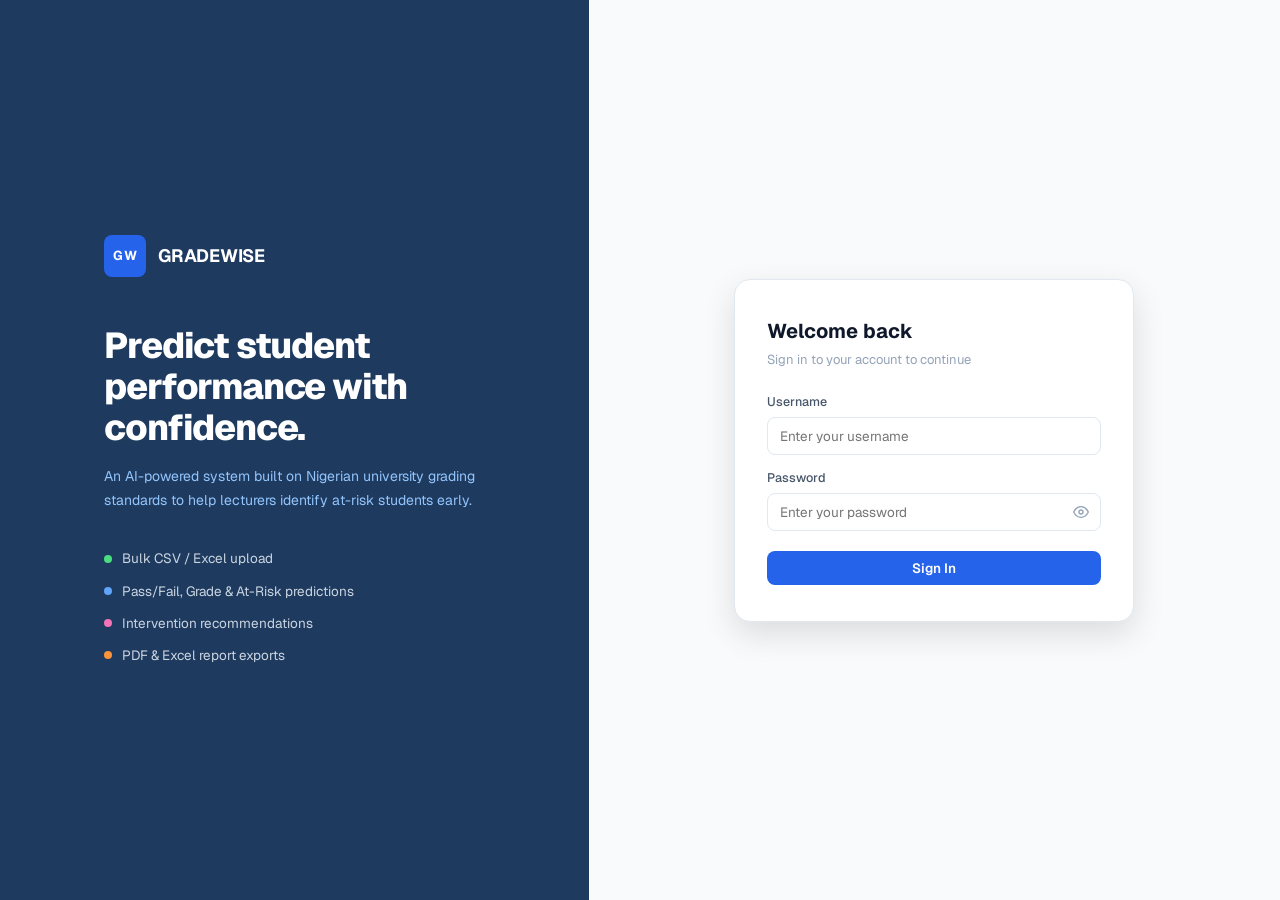
<file: templates/login.html>
<!doctype html>
<html lang="en">
  <head>
    <meta charset="UTF-8" />
    <meta name="viewport" content="width=device-width, initial-scale=1.0" />
    <title>Login — GW</title>
    <link rel="preconnect" href="https://fonts.googleapis.com" />
    <link rel="preconnect" href="https://fonts.gstatic.com" crossorigin />
    <link
      href="https://fonts.googleapis.com/css2?family=Geist:wght@300;400;500;600;700;800&display=swap"
      rel="stylesheet"
    />
    <link rel="stylesheet" href="/static/css/style.css" />
  </head>
  <body class="login-body">
    <div class="login-shell">
      <!-- Left panel -->
      <div class="login-left">
        <div class="login-left-inner">
          <div class="login-brand">
            <div
              class="brand-icon"
              style="width: 42px; height: 42px; font-size: 13px"
            >
              GW
            </div>
            <span class="brand-name" style="font-size: 18px; color: #fff"
              >GRADEWISE</span
            >
          </div>
          <h1 class="login-headline">
            Predict student<br />performance with<br />confidence.
          </h1>
          <p class="login-sub">
            An AI-powered system built on Nigerian university grading standards
            to help lecturers identify at-risk students early.
          </p>
          <div class="login-features">
            <div class="login-feature">
              <div class="login-feature-dot" style="background: #4ade80"></div>
              <span>Bulk CSV / Excel upload</span>
            </div>
            <div class="login-feature">
              <div class="login-feature-dot" style="background: #60a5fa"></div>
              <span>Pass/Fail, Grade &amp; At-Risk predictions</span>
            </div>
            <div class="login-feature">
              <div class="login-feature-dot" style="background: #f472b6"></div>
              <span>Intervention recommendations</span>
            </div>
            <div class="login-feature">
              <div class="login-feature-dot" style="background: #fb923c"></div>
              <span>PDF &amp; Excel report exports</span>
            </div>
          </div>
        </div>
      </div>

      <!-- Right panel — form -->
      <div class="login-right">
        <div class="login-card">
          <!-- Normal login -->
          <div id="panel-login">
            <h2 class="login-card-title">Welcome back</h2>
            <p class="login-card-sub">Sign in to your account to continue</p>

            <div
              id="login-error"
              class="alert-box alert-danger hidden"
              style="margin-bottom: 16px"
            >
              <span id="login-error-msg"></span>
            </div>

            <div class="form-group" style="margin-bottom: 14px">
              <label class="form-label">Username</label>
              <input
                id="l-username"
                type="text"
                class="form-input"
                placeholder="Enter your username"
                autocomplete="username"
                onkeydown="enterKey(event, 'login')"
              />
            </div>
            <div class="form-group" style="margin-bottom: 20px">
              <label class="form-label">Password</label>
              <div class="input-eye-wrap">
                <input
                  id="l-password"
                  type="password"
                  class="form-input"
                  placeholder="Enter your password"
                  autocomplete="current-password"
                  onkeydown="enterKey(event, 'login')"
                />
                <button
                  type="button"
                  class="input-eye"
                  onclick="togglePw('l-password', this)"
                >
                  <svg
                    id="eye-icon-l"
                    viewBox="0 0 24 24"
                    fill="none"
                    stroke="currentColor"
                    stroke-width="2"
                    width="16"
                    height="16"
                  >
                    <path d="M1 12s4-8 11-8 11 8 11 8-4 8-11 8-11-8-11-8z" />
                    <circle cx="12" cy="12" r="3" />
                  </svg>
                </button>
              </div>
            </div>

            <button
              onclick="doLogin()"
              id="login-btn"
              class="btn btn-primary btn-full"
            >
              Sign In
            </button>
          </div>

          <!-- Set password (first login) -->
          <div id="panel-set-pw" class="hidden">
            <h2 class="login-card-title">Set Your Password</h2>
            <p class="login-card-sub">
              This is your first login. Please set a secure password to
              continue.
            </p>

            <div
              id="setpw-error"
              class="alert-box alert-danger hidden"
              style="margin-bottom: 16px"
            >
              <span id="setpw-error-msg"></span>
            </div>

            <div class="form-group" style="margin-bottom: 14px">
              <label class="form-label">New Password</label>
              <div class="input-eye-wrap">
                <input
                  id="s-pw1"
                  type="password"
                  class="form-input"
                  placeholder="At least 8 characters"
                  onkeydown="enterKey(event, 'setpw')"
                />
                <button
                  type="button"
                  class="input-eye"
                  onclick="togglePw('s-pw1', this)"
                >
                  <svg
                    viewBox="0 0 24 24"
                    fill="none"
                    stroke="currentColor"
                    stroke-width="2"
                    width="16"
                    height="16"
                  >
                    <path d="M1 12s4-8 11-8 11 8 11 8-4 8-11 8-11-8-11-8z" />
                    <circle cx="12" cy="12" r="3" />
                  </svg>
                </button>
              </div>
            </div>
            <div class="form-group" style="margin-bottom: 20px">
              <label class="form-label">Confirm Password</label>
              <div class="input-eye-wrap">
                <input
                  id="s-pw2"
                  type="password"
                  class="form-input"
                  placeholder="Re-enter password"
                  onkeydown="enterKey(event, 'setpw')"
                />
                <button
                  type="button"
                  class="input-eye"
                  onclick="togglePw('s-pw2', this)"
                >
                  <svg
                    viewBox="0 0 24 24"
                    fill="none"
                    stroke="currentColor"
                    stroke-width="2"
                    width="16"
                    height="16"
                  >
                    <path d="M1 12s4-8 11-8 11 8 11 8-4 8-11 8-11-8-11-8z" />
                    <circle cx="12" cy="12" r="3" />
                  </svg>
                </button>
              </div>
            </div>
            <button onclick="doSetPassword()" class="btn btn-primary btn-full">
              Set Password &amp; Continue
            </button>
          </div>
        </div>
      </div>
    </div>

    <script>
      async function doLogin() {
        const btn = document.getElementById("login-btn");
        const user = document.getElementById("l-username").value.trim();
        const pass = document.getElementById("l-password").value;

        if (!user || !pass) {
          showError("login", "Please enter your username and password.");
          return;
        }

        btn.textContent = "Signing in…";
        btn.disabled = true;

        const res = await fetch("/api/auth/login", {
          method: "POST",
          headers: { "Content-Type": "application/json" },
          body: JSON.stringify({ username: user, password: pass }),
        });
        const data = await res.json();

        btn.textContent = "Sign In";
        btn.disabled = false;

        if (!res.ok) {
          showError("login", data.error);
          return;
        }

        if (data.must_change_pw) {
          document.getElementById("panel-login").classList.add("hidden");
          document.getElementById("panel-set-pw").classList.remove("hidden");
        } else {
          window.location.href = "/";
        }
      }

      async function doSetPassword() {
        const p1 = document.getElementById("s-pw1").value;
        const p2 = document.getElementById("s-pw2").value;
        if (p1.length < 8) {
          showError("setpw", "Password must be at least 8 characters.");
          return;
        }
        if (p1 !== p2) {
          showError("setpw", "Passwords do not match.");
          return;
        }

        const res = await fetch("/api/auth/set-password", {
          method: "POST",
          headers: { "Content-Type": "application/json" },
          body: JSON.stringify({ password: p1 }),
        });
        const data = await res.json();
        if (!res.ok) {
          showError("setpw", data.error);
          return;
        }
        window.location.href = "/";
      }

      function showError(panel, msg) {
        const box = document.getElementById(`${panel}-error`);
        document.getElementById(`${panel}-error-msg`).textContent = msg;
        box.classList.remove("hidden");
      }

      function togglePw(inputId, btn) {
        const inp = document.getElementById(inputId);
        inp.type = inp.type === "password" ? "text" : "password";
      }

      function enterKey(e, action) {
        if (e.key === "Enter") action === "login" ? doLogin() : doSetPassword();
      }
    </script>
  </body>
</html>
</file>
<file: static/css/style.css>
/* ═══════════════════════════════════════════════════
   RESET & BASE
═══════════════════════════════════════════════════ */
*,
*::before,
*::after {
  box-sizing: border-box;
  margin: 0;
  padding: 0;
}

:root {
  --primary: #2563eb;
  --primary-hover: #1d4ed8;
  --primary-light: #eff6ff;
  --success: #16a34a;
  --success-light: #f0fdf4;
  --danger: #dc2626;
  --danger-light: #fef2f2;
  --warning: #d97706;
  --warning-light: #fffbeb;
  --purple: #7c3aed;
  --purple-light: #f5f3ff;

  --bg: #f8fafc;
  --surface: #ffffff;
  --border: #e2e8f0;
  --border-focus: #93c5fd;

  --text-primary: #0f172a;
  --text-secondary: #475569;
  --text-muted: #94a3b8;

  --sidebar-w: 240px;
  --radius: 12px;
  --radius-sm: 8px;
  --radius-lg: 16px;

  --shadow-sm: 0 1px 3px rgba(0, 0, 0, 0.06), 0 1px 2px rgba(0, 0, 0, 0.04);
  --shadow-md: 0 4px 12px rgba(0, 0, 0, 0.08);
  --shadow-lg: 0 12px 32px rgba(0, 0, 0, 0.12);
}

body {
  font-family:
    "Geist",
    -apple-system,
    BlinkMacSystemFont,
    "Segoe UI",
    sans-serif;
  background: var(--bg);
  color: var(--text-primary);
  font-size: 14px;
  line-height: 1.5;
  -webkit-font-smoothing: antialiased;
}

/* ═══════════════════════════════════════════════════
   APP SHELL
═══════════════════════════════════════════════════ */
.app-shell {
  display: flex;
  min-height: 100vh;
}

/* ═══════════════════════════════════════════════════
   SIDEBAR
═══════════════════════════════════════════════════ */
.sidebar {
  width: var(--sidebar-w);
  background: var(--surface);
  border-right: 1px solid var(--border);
  display: flex;
  flex-direction: column;
  position: fixed;
  top: 0;
  left: 0;
  bottom: 0;
  z-index: 100;
}

.sidebar-brand {
  display: flex;
  align-items: center;
  gap: 10px;
  padding: 20px 20px 16px;
  border-bottom: 1px solid var(--border);
}

.brand-icon {
  width: 34px;
  height: 34px;
  background: var(--primary);
  color: #fff;
  border-radius: var(--radius-sm);
  display: flex;
  align-items: center;
  justify-content: center;
  font-size: 11px;
  font-weight: 700;
  letter-spacing: 0.5px;
}

.brand-name {
  font-size: 15px;
  font-weight: 700;
  color: var(--text-primary);
  letter-spacing: -0.3px;
}

.sidebar-nav {
  flex: 1;
  padding: 12px 10px;
  display: flex;
  flex-direction: column;
  gap: 2px;
  overflow-y: auto;
}

.nav-item {
  display: flex;
  align-items: center;
  gap: 10px;
  padding: 9px 12px;
  border-radius: var(--radius-sm);
  color: var(--text-secondary);
  text-decoration: none;
  font-size: 13.5px;
  font-weight: 500;
  cursor: pointer;
  transition:
    background 0.15s,
    color 0.15s;
}

.nav-item svg {
  width: 17px;
  height: 17px;
  flex-shrink: 0;
}

.nav-item:hover {
  background: var(--bg);
  color: var(--text-primary);
}

.nav-item.active {
  background: var(--primary-light);
  color: var(--primary);
  font-weight: 600;
}

.sidebar-footer {
  padding: 14px 10px;
  border-top: 1px solid var(--border);
  display: flex;
  flex-direction: column;
  gap: 10px;
}

.sidebar-footer-info {
  display: flex;
  align-items: center;
  gap: 10px;
  padding: 0 4px;
}

.footer-avatar {
  width: 32px;
  height: 32px;
  background: var(--primary);
  color: #fff;
  border-radius: 50%;
  display: flex;
  align-items: center;
  justify-content: center;
  font-size: 12px;
  font-weight: 700;
  flex-shrink: 0;
}

.footer-name {
  font-size: 13px;
  font-weight: 600;
  color: var(--text-primary);
}
.footer-sub {
  font-size: 11px;
  color: var(--text-muted);
}

.btn-clear-all {
  display: flex;
  align-items: center;
  justify-content: center;
  gap: 6px;
  padding: 7px 12px;
  border-radius: var(--radius-sm);
  border: 1px solid #fecaca;
  background: var(--danger-light);
  color: var(--danger);
  font-size: 12px;
  font-weight: 500;
  cursor: pointer;
  width: 100%;
  transition: background 0.15s;
}
.btn-clear-all:hover {
  background: #fee2e2;
}

/* ═══════════════════════════════════════════════════
   MAIN CONTENT
═══════════════════════════════════════════════════ */
.main-content {
  margin-left: var(--sidebar-w);
  flex: 1;
  padding: 32px 36px;
  max-width: calc(100% - var(--sidebar-w));
}

.tab-section {
  animation: fadeIn 0.2s ease;
}
.tab-section.hidden {
  display: none;
}

@keyframes fadeIn {
  from {
    opacity: 0;
    transform: translateY(6px);
  }
  to {
    opacity: 1;
    transform: none;
  }
}

/* ═══════════════════════════════════════════════════
   PAGE HEADER
═══════════════════════════════════════════════════ */
.page-header {
  display: flex;
  align-items: flex-start;
  justify-content: space-between;
  margin-bottom: 28px;
  gap: 16px;
  flex-wrap: wrap;
}

.page-title {
  font-size: 22px;
  font-weight: 700;
  letter-spacing: -0.4px;
  color: var(--text-primary);
}
.page-sub {
  font-size: 13px;
  color: var(--text-muted);
  margin-top: 3px;
}

.upload-badge {
  display: flex;
  align-items: center;
  gap: 6px;
  background: var(--surface);
  border: 1px solid var(--border);
  border-radius: var(--radius-sm);
  padding: 7px 12px;
  font-size: 12px;
  color: var(--text-secondary);
}

/* ═══════════════════════════════════════════════════
   CARDS
═══════════════════════════════════════════════════ */
.card {
  background: var(--surface);
  border: 1px solid var(--border);
  border-radius: var(--radius);
  padding: 20px 22px;
  box-shadow: var(--shadow-sm);
}

.card-title {
  font-size: 14px;
  font-weight: 600;
  color: var(--text-primary);
  margin-bottom: 4px;
}
.card-sub {
  font-size: 12.5px;
  color: var(--text-muted);
  margin-bottom: 16px;
}

/* ═══════════════════════════════════════════════════
   STAT CARDS
═══════════════════════════════════════════════════ */
.stat-grid {
  display: grid;
  grid-template-columns: repeat(4, 1fr);
  gap: 16px;
  margin-bottom: 24px;
}

.stat-card {
  background: var(--surface);
  border: 1px solid var(--border);
  border-radius: var(--radius);
  padding: 20px;
  box-shadow: var(--shadow-sm);
  transition:
    box-shadow 0.2s,
    transform 0.2s;
}
.stat-card:hover {
  box-shadow: var(--shadow-md);
  transform: translateY(-2px);
}

.stat-card-top {
  display: flex;
  align-items: flex-start;
  justify-content: space-between;
  margin-bottom: 12px;
}

.stat-label {
  font-size: 12.5px;
  color: var(--text-muted);
  font-weight: 500;
}

.stat-icon {
  width: 36px;
  height: 36px;
  border-radius: var(--radius-sm);
  display: flex;
  align-items: center;
  justify-content: center;
  flex-shrink: 0;
}
.stat-icon svg {
  width: 18px;
  height: 18px;
}

.stat-icon-blue {
  background: var(--primary-light);
  color: var(--primary);
}
.stat-icon-green {
  background: var(--success-light);
  color: var(--success);
}
.stat-icon-red {
  background: var(--danger-light);
  color: var(--danger);
}
.stat-icon-purple {
  background: var(--purple-light);
  color: var(--purple);
}

.stat-value {
  font-size: 28px;
  font-weight: 700;
  letter-spacing: -0.5px;
  color: var(--text-primary);
}
.stat-delta {
  font-size: 11.5px;
  color: var(--text-muted);
  margin-top: 4px;
}
.delta-neg {
  color: var(--danger);
}
.delta-pos {
  color: var(--success);
}

/* ═══════════════════════════════════════════════════
   CHARTS
═══════════════════════════════════════════════════ */
.charts-grid {
  display: grid;
  grid-template-columns: 1.7fr 1fr;
  gap: 16px;
  margin-bottom: 20px;
}

.chart-card {
  background: var(--surface);
  border: 1px solid var(--border);
  border-radius: var(--radius);
  padding: 20px 22px;
  box-shadow: var(--shadow-sm);
}

.chart-card-header {
  display: flex;
  align-items: flex-start;
  justify-content: space-between;
  margin-bottom: 20px;
}

.chart-title {
  font-size: 14px;
  font-weight: 600;
  color: var(--text-primary);
}
.chart-sub {
  font-size: 12px;
  color: var(--text-muted);
  margin-top: 2px;
}

.chart-body {
  position: relative;
  height: 220px;
}
.chart-donut-body {
  height: 180px;
}

.donut-legend {
  margin-top: 14px;
  display: flex;
  flex-direction: column;
  gap: 8px;
}

.donut-legend-item {
  display: flex;
  align-items: center;
  justify-content: space-between;
  font-size: 12.5px;
  color: var(--text-secondary);
  cursor: pointer;
  padding: 4px 6px;
  border-radius: 6px;
  transition: background 0.1s;
}
.donut-legend-item:hover {
  background: var(--bg);
}

.donut-legend-left {
  display: flex;
  align-items: center;
  gap: 8px;
}

.legend-dot {
  width: 8px;
  height: 8px;
  border-radius: 50%;
  flex-shrink: 0;
}

.legend-count {
  font-weight: 600;
  color: var(--text-primary);
}
.legend-pct {
  color: var(--text-muted);
  font-size: 11.5px;
  margin-left: 4px;
}
.legend-arrow {
  color: var(--text-muted);
  font-size: 10px;
}

/* ═══════════════════════════════════════════════════
   GRADE THRESHOLDS
═══════════════════════════════════════════════════ */
.threshold-grid {
  display: flex;
  gap: 10px;
  flex-wrap: wrap;
  margin-top: 12px;
}

.threshold-item {
  display: flex;
  align-items: center;
  gap: 8px;
  background: var(--bg);
  border: 1px solid var(--border);
  border-radius: var(--radius-sm);
  padding: 8px 14px;
}

.threshold-grade {
  font-size: 16px;
  font-weight: 700;
  width: 26px;
  height: 26px;
  border-radius: 6px;
  display: flex;
  align-items: center;
  justify-content: center;
}

.grade-a {
  background: #dcfce7;
  color: #16a34a;
}
.grade-b {
  background: #dbeafe;
  color: #2563eb;
}
.grade-c {
  background: #fef9c3;
  color: #ca8a04;
}
.grade-d {
  background: #ffedd5;
  color: #ea580c;
}
.grade-f {
  background: #fee2e2;
  color: #dc2626;
}

.threshold-range {
  font-size: 12.5px;
  color: var(--text-secondary);
  font-weight: 500;
}

/* ═══════════════════════════════════════════════════
   EMPTY STATE
═══════════════════════════════════════════════════ */
.empty-state {
  display: flex;
  flex-direction: column;
  align-items: center;
  justify-content: center;
  text-align: center;
  padding: 60px 20px;
}
.empty-icon {
  width: 72px;
  height: 72px;
  background: var(--bg);
  border: 1px solid var(--border);
  border-radius: 50%;
  display: flex;
  align-items: center;
  justify-content: center;
  color: var(--text-muted);
  margin-bottom: 16px;
}
.empty-title {
  font-size: 15px;
  font-weight: 600;
  color: var(--text-primary);
  margin-bottom: 6px;
}
.empty-sub {
  font-size: 13px;
  color: var(--text-muted);
  max-width: 320px;
  margin-bottom: 20px;
}

/* ═══════════════════════════════════════════════════
   UPLOAD
═══════════════════════════════════════════════════ */
.upload-grid {
  display: grid;
  grid-template-columns: 1fr 1.4fr;
  gap: 20px;
}

.upload-card {
  display: flex;
  flex-direction: column;
  gap: 14px;
}

.drop-zone {
  border: 2px dashed var(--border);
  border-radius: var(--radius);
  padding: 44px 24px;
  text-align: center;
  cursor: pointer;
  transition:
    border-color 0.2s,
    background 0.2s;
}
.drop-zone:hover,
.drop-zone.dragover {
  border-color: var(--primary);
  background: var(--primary-light);
}

.drop-icon {
  width: 60px;
  height: 60px;
  background: var(--bg);
  border: 1px solid var(--border);
  border-radius: 50%;
  display: flex;
  align-items: center;
  justify-content: center;
  color: var(--text-muted);
  margin: 0 auto 14px;
}
.drop-title {
  font-size: 14px;
  font-weight: 600;
  color: var(--text-primary);
  margin-bottom: 4px;
}
.drop-sub {
  font-size: 12.5px;
  color: var(--text-muted);
}
.drop-types {
  font-size: 11.5px;
  color: var(--text-muted);
  margin-top: 8px;
}

.file-info {
  display: flex;
  align-items: center;
  justify-content: space-between;
  background: var(--primary-light);
  border: 1px solid #bfdbfe;
  border-radius: var(--radius-sm);
  padding: 10px 14px;
}
.file-info-left {
  display: flex;
  align-items: center;
  gap: 10px;
}
.file-icon {
  width: 34px;
  height: 34px;
  background: #dbeafe;
  color: var(--primary);
  border-radius: 8px;
  display: flex;
  align-items: center;
  justify-content: center;
}
.file-name {
  font-size: 13px;
  font-weight: 600;
  color: var(--text-primary);
}
.file-size {
  font-size: 11.5px;
  color: var(--text-muted);
}
.file-remove {
  font-size: 12px;
  color: var(--danger);
  cursor: pointer;
  background: none;
  border: none;
  font-weight: 500;
}

.upload-progress {
  display: flex;
  flex-direction: column;
  gap: 6px;
}
.progress-header {
  display: flex;
  justify-content: space-between;
  font-size: 12px;
  color: var(--text-muted);
}
.progress-track {
  height: 6px;
  background: var(--border);
  border-radius: 9999px;
  overflow: hidden;
}
.progress-fill {
  height: 100%;
  background: var(--primary);
  border-radius: 9999px;
  transition: width 0.4s ease;
  width: 0;
}

.upload-result {
  padding: 14px 16px;
  border-radius: var(--radius-sm);
}

/* Format table */
.format-table {
  margin-bottom: 14px;
}
.format-row {
  display: grid;
  grid-template-columns: 1.8fr 1fr 1fr;
  gap: 8px;
  padding: 7px 0;
  border-bottom: 1px solid var(--border);
  font-size: 12.5px;
  color: var(--text-secondary);
  align-items: center;
}
.format-header {
  font-weight: 600;
  color: var(--text-muted);
  font-size: 11px;
  text-transform: uppercase;
  letter-spacing: 0.5px;
}

.info-box {
  background: #fffbeb;
  border: 1px solid #fde68a;
  border-radius: var(--radius-sm);
  padding: 10px 12px;
  font-size: 12px;
  color: #92400e;
  margin-bottom: 14px;
}

/* Weight breakdown */
.weight-breakdown {
  margin-top: 14px;
}
.weight-title {
  font-size: 12px;
  font-weight: 600;
  color: var(--text-muted);
  text-transform: uppercase;
  letter-spacing: 0.5px;
  margin-bottom: 10px;
}
.weight-bars {
  display: flex;
  flex-direction: column;
  gap: 8px;
}
.weight-row {
  display: grid;
  grid-template-columns: 90px 1fr 36px;
  gap: 8px;
  align-items: center;
  font-size: 12px;
  color: var(--text-secondary);
}
.weight-bar-bg {
  background: var(--border);
  height: 6px;
  border-radius: 9999px;
  overflow: hidden;
}
.weight-bar-fill {
  height: 100%;
  border-radius: 9999px;
  transition: width 0.6s ease;
}

/* ═══════════════════════════════════════════════════
   SINGLE PREDICTION
═══════════════════════════════════════════════════ */
.predict-grid {
  display: grid;
  grid-template-columns: 1fr 1fr;
  gap: 20px;
  align-items: start;
}

.predict-empty-state {
  display: flex;
  flex-direction: column;
  align-items: center;
  justify-content: center;
  text-align: center;
  min-height: 300px;
}

.form-divider {
  display: flex;
  align-items: center;
  gap: 10px;
  margin: 18px 0 12px;
  font-size: 12px;
  font-weight: 600;
  color: var(--text-muted);
  text-transform: uppercase;
  letter-spacing: 0.5px;
}
.form-divider::after {
  content: "";
  flex: 1;
  height: 1px;
  background: var(--border);
}

.weight-tag {
  background: var(--primary-light);
  color: var(--primary);
  padding: 1px 7px;
  border-radius: 9999px;
  font-size: 11px;
  font-weight: 600;
  text-transform: none;
  letter-spacing: 0;
}

.slider-group {
  margin-bottom: 10px;
}
.slider-label {
  display: flex;
  justify-content: space-between;
  font-size: 12.5px;
  color: var(--text-secondary);
  margin-bottom: 5px;
}
.slider-val {
  font-weight: 600;
  color: var(--text-primary);
}

.slider-row-3 {
  display: grid;
  grid-template-columns: 1fr 1fr 1fr;
  gap: 12px;
}

.slider {
  -webkit-appearance: none;
  appearance: none;
  width: 100%;
  height: 5px;
  border-radius: 9999px;
  outline: none;
  cursor: pointer;
  background: var(--border);
}
.slider::-webkit-slider-thumb {
  -webkit-appearance: none;
  appearance: none;
  width: 16px;
  height: 16px;
  border-radius: 50%;
  cursor: pointer;
  border: 2px solid #fff;
  box-shadow: 0 1px 4px rgba(0, 0, 0, 0.2);
}
.slider-blue::-webkit-slider-thumb {
  background: var(--primary);
}
.slider-purple::-webkit-slider-thumb {
  background: var(--purple);
}
.slider-green::-webkit-slider-thumb {
  background: var(--success);
}
.slider-amber::-webkit-slider-thumb {
  background: var(--warning);
}

/* Result cards */
.result-score-card {
  text-align: center;
  margin-bottom: 12px;
  padding: 28px 20px;
}
.result-label {
  font-size: 12px;
  color: var(--text-muted);
  font-weight: 500;
  text-transform: uppercase;
  letter-spacing: 0.5px;
  margin-bottom: 8px;
}
.result-big-score {
  font-size: 52px;
  font-weight: 800;
  letter-spacing: -2px;
  line-height: 1;
}
.result-score-sub {
  font-size: 12px;
  color: var(--text-muted);
  margin-top: 4px;
}

.result-badges-grid {
  display: grid;
  grid-template-columns: repeat(3, 1fr);
  gap: 10px;
  margin-bottom: 12px;
}
.result-badge-card {
  background: var(--surface);
  border: 1px solid var(--border);
  border-radius: var(--radius-sm);
  padding: 14px 12px;
  text-align: center;
}
.result-badge-label {
  font-size: 11px;
  color: var(--text-muted);
  text-transform: uppercase;
  letter-spacing: 0.5px;
  margin-bottom: 6px;
}
.result-badge-val {
  font-size: 20px;
  font-weight: 700;
  letter-spacing: -0.5px;
}

/* Breakdown */
.breakdown-list {
  display: flex;
  flex-direction: column;
  gap: 12px;
  margin-top: 12px;
}
.breakdown-item {
  display: flex;
  flex-direction: column;
  gap: 4px;
}
.breakdown-header {
  display: flex;
  justify-content: space-between;
  font-size: 12.5px;
  color: var(--text-secondary);
}
.breakdown-score {
  font-weight: 600;
  color: var(--text-primary);
}
.breakdown-track {
  height: 6px;
  background: var(--border);
  border-radius: 9999px;
  overflow: hidden;
}
.breakdown-fill {
  height: 100%;
  border-radius: 9999px;
  transition: width 0.7s ease;
}

/* ═══════════════════════════════════════════════════
   TABLE
═══════════════════════════════════════════════════ */
.table-actions {
  display: flex;
  align-items: center;
  gap: 10px;
  flex-wrap: wrap;
}

.search-box {
  display: flex;
  align-items: center;
  gap: 8px;
  background: var(--surface);
  border: 1px solid var(--border);
  border-radius: var(--radius-sm);
  padding: 0 12px;
  height: 36px;
  color: var(--text-muted);
  min-width: 200px;
}
.search-input {
  border: none;
  outline: none;
  font-size: 13px;
  color: var(--text-primary);
  font-family: inherit;
  background: transparent;
  width: 100%;
}
.search-input::placeholder {
  color: var(--text-muted);
}

.table-card {
  padding: 0;
  overflow: hidden;
}
.table-wrapper {
  overflow-x: auto;
}

.data-table {
  width: 100%;
  border-collapse: collapse;
  min-width: 960px;
}
.data-table thead tr {
  background: #f8fafc;
  border-bottom: 1px solid var(--border);
}
.data-table th {
  padding: 11px 14px;
  text-align: left;
  font-size: 11.5px;
  font-weight: 600;
  color: var(--text-muted);
  text-transform: uppercase;
  letter-spacing: 0.5px;
  white-space: nowrap;
}
.data-table td {
  padding: 11px 14px;
  font-size: 13px;
  color: var(--text-primary);
  border-bottom: 1px solid var(--border);
  white-space: nowrap;
}
.data-table tbody tr {
  transition: background 0.1s;
  cursor: pointer;
}
.data-table tbody tr:hover {
  background: #f8fafc;
}
.data-table tbody tr:last-child td {
  border-bottom: none;
}

/* ═══════════════════════════════════════════════════
   BADGES
═══════════════════════════════════════════════════ */
.badge {
  display: inline-flex;
  align-items: center;
  padding: 3px 9px;
  border-radius: 9999px;
  font-size: 11.5px;
  font-weight: 600;
  white-space: nowrap;
}
.badge-green {
  background: #dcfce7;
  color: #16a34a;
}
.badge-blue {
  background: #dbeafe;
  color: #2563eb;
}
.badge-yellow {
  background: #fef9c3;
  color: #ca8a04;
}
.badge-orange {
  background: #ffedd5;
  color: #ea580c;
}
.badge-red {
  background: #fee2e2;
  color: #dc2626;
}
.badge-grey {
  background: var(--bg);
  color: var(--text-muted);
  border: 1px solid var(--border);
}

/* ═══════════════════════════════════════════════════
   REPORTS
═══════════════════════════════════════════════════ */
.reports-grid {
  display: grid;
  grid-template-columns: 1fr 1fr;
  gap: 20px;
}

.report-card {
  display: flex;
  flex-direction: column;
  gap: 12px;
  padding: 28px;
}

.report-card-icon {
  width: 52px;
  height: 52px;
  border-radius: var(--radius-sm);
  display: flex;
  align-items: center;
  justify-content: center;
  flex-shrink: 0;
}
.report-icon-green {
  background: var(--success-light);
  color: var(--success);
}
.report-icon-blue {
  background: var(--primary-light);
  color: var(--primary);
}

.report-card-title {
  font-size: 16px;
  font-weight: 700;
  color: var(--text-primary);
}
.report-card-sub {
  font-size: 13px;
  color: var(--text-muted);
  line-height: 1.6;
}

.report-features {
  list-style: none;
  display: flex;
  flex-direction: column;
  gap: 5px;
  flex: 1;
}
.report-features li {
  font-size: 12.5px;
  color: var(--text-secondary);
  padding-left: 18px;
  position: relative;
}
.report-features li::before {
  content: "";
  position: absolute;
  left: 2px;
  top: 6px;
  width: 6px;
  height: 6px;
  border-radius: 50%;
  background: var(--success);
}

/* ═══════════════════════════════════════════════════
   BUTTONS
═══════════════════════════════════════════════════ */
.btn {
  display: inline-flex;
  align-items: center;
  justify-content: center;
  gap: 7px;
  padding: 8px 18px;
  border-radius: var(--radius-sm);
  border: none;
  cursor: pointer;
  font-size: 13.5px;
  font-weight: 600;
  font-family: inherit;
  transition:
    background 0.15s,
    box-shadow 0.15s,
    opacity 0.15s;
  white-space: nowrap;
}
.btn-primary {
  background: var(--primary);
  color: #fff;
}
.btn-primary:hover {
  background: var(--primary-hover);
}
.btn-success {
  background: var(--success);
  color: #fff;
}
.btn-success:hover {
  background: #15803d;
}
.btn-outline {
  background: var(--surface);
  color: var(--text-secondary);
  border: 1px solid var(--border);
}
.btn-outline:hover {
  background: var(--bg);
}
.btn-full {
  width: 100%;
}
.btn-disabled {
  opacity: 0.45;
  cursor: not-allowed;
  pointer-events: none;
}

/* ═══════════════════════════════════════════════════
   FORMS
═══════════════════════════════════════════════════ */
.form-row-2 {
  display: grid;
  grid-template-columns: 1fr 1fr;
  gap: 14px;
  margin-bottom: 6px;
}
.form-group {
  display: flex;
  flex-direction: column;
  gap: 5px;
}
.form-label {
  font-size: 12.5px;
  font-weight: 500;
  color: var(--text-secondary);
}
.required {
  color: var(--danger);
}

.form-input,
.form-select {
  height: 38px;
  padding: 0 12px;
  border: 1px solid var(--border);
  border-radius: var(--radius-sm);
  font-size: 13.5px;
  font-family: inherit;
  color: var(--text-primary);
  background: var(--surface);
  outline: none;
  transition:
    border-color 0.15s,
    box-shadow 0.15s;
}
.form-input:focus,
.form-select:focus {
  border-color: var(--border-focus);
  box-shadow: 0 0 0 3px rgba(37, 99, 235, 0.1);
}
.form-select {
  appearance: none;
  cursor: pointer;
  padding-right: 28px;
  background-image: url("data:image/svg+xml,%3Csvg xmlns='http://www.w3.org/2000/svg' width='12' height='12' viewBox='0 0 24 24' fill='none' stroke='%2394a3b8' stroke-width='2'%3E%3Cpolyline points='6 9 12 15 18 9'/%3E%3C/svg%3E");
  background-repeat: no-repeat;
  background-position: right 10px center;
}
.form-select-full {
  width: 100%;
}

/* ═══════════════════════════════════════════════════
   ALERT BOX
═══════════════════════════════════════════════════ */
.alert-box {
  border-radius: var(--radius-sm);
  padding: 12px 14px;
  margin-top: 10px;
}
.alert-danger {
  background: var(--danger-light);
  border: 1px solid #fecaca;
}
.alert-title {
  display: flex;
  align-items: center;
  gap: 7px;
  font-size: 12.5px;
  font-weight: 600;
  color: var(--danger);
  margin-bottom: 7px;
}
.alert-list {
  list-style: none;
  display: flex;
  flex-direction: column;
  gap: 3px;
}
.alert-list li {
  font-size: 12px;
  color: var(--danger);
  padding-left: 14px;
  position: relative;
}
.alert-list li::before {
  content: "–";
  position: absolute;
  left: 0;
}

/* ═══════════════════════════════════════════════════
   MODAL
═══════════════════════════════════════════════════ */
.modal-overlay {
  position: fixed;
  inset: 0;
  background: rgba(0, 0, 0, 0.45);
  z-index: 200;
  display: flex;
  align-items: center;
  justify-content: center;
  padding: 20px;
}
.modal-overlay.hidden {
  display: none;
}

.modal-box {
  background: var(--surface);
  border-radius: var(--radius-lg);
  width: 100%;
  max-width: 680px;
  max-height: 88vh;
  overflow-y: auto;
  box-shadow: var(--shadow-lg);
}
.modal-header {
  display: flex;
  align-items: flex-start;
  justify-content: space-between;
  padding: 20px 24px;
  border-bottom: 1px solid var(--border);
  position: sticky;
  top: 0;
  background: var(--surface);
  z-index: 1;
}
.modal-title {
  font-size: 17px;
  font-weight: 700;
  color: var(--text-primary);
}
.modal-sub {
  font-size: 12px;
  color: var(--text-muted);
  margin-top: 2px;
}
.modal-close {
  padding: 4px;
  background: none;
  border: none;
  cursor: pointer;
  color: var(--text-muted);
  border-radius: 6px;
  transition: background 0.1s;
}
.modal-close:hover {
  background: var(--bg);
  color: var(--text-primary);
}
.modal-body {
  padding: 22px 24px;
  display: flex;
  flex-direction: column;
  gap: 18px;
}

/* ── Modal stat row ── */
.modal-stat-row {
  display: grid;
  grid-template-columns: repeat(4, 1fr);
  gap: 10px;
}
.modal-stat {
  background: var(--bg);
  border: 1px solid var(--border);
  border-radius: var(--radius-sm);
  padding: 12px 14px;
  text-align: center;
}
.modal-stat-label {
  font-size: 11px;
  color: var(--text-muted);
  text-transform: uppercase;
  letter-spacing: 0.5px;
  margin-bottom: 5px;
}
.modal-stat-val {
  font-size: 18px;
  font-weight: 700;
}

/* ── Modal scores grid ── */
.modal-scores-grid {
  display: grid;
  grid-template-columns: repeat(3, 1fr);
  gap: 8px;
}
.modal-score-item {
  background: var(--bg);
  border: 1px solid var(--border);
  border-radius: var(--radius-sm);
  padding: 10px 12px;
  text-align: center;
}
.modal-score-item p:first-child {
  font-size: 11px;
  color: var(--text-muted);
  margin-bottom: 3px;
}
.modal-score-item p:last-child {
  font-size: 16px;
  font-weight: 700;
}

/* ═══════════════════════════════════════════════════
   TOAST
═══════════════════════════════════════════════════ */
.toast {
  position: fixed;
  bottom: 24px;
  right: 24px;
  z-index: 999;
  display: flex;
  align-items: center;
  gap: 8px;
  padding: 11px 18px;
  border-radius: var(--radius-sm);
  font-size: 13.5px;
  font-weight: 500;
  box-shadow: var(--shadow-lg);
  animation: slideUp 0.25s ease;
}
.toast.hidden {
  display: none;
}
.toast-success {
  background: #1a1a2e;
  color: #fff;
}
.toast-error {
  background: var(--danger);
  color: #fff;
}
.toast-warning {
  background: var(--warning);
  color: #fff;
}

@keyframes slideUp {
  from {
    transform: translateY(12px);
    opacity: 0;
  }
  to {
    transform: translateY(0);
    opacity: 1;
  }
}

/* ═══════════════════════════════════════════════════
   SCORE COLOUR UTILITY
═══════════════════════════════════════════════════ */
.score-green {
  color: var(--success);
}
.score-blue {
  color: var(--primary);
}
.score-amber {
  color: var(--warning);
}
.score-red {
  color: var(--danger);
}

/* ═══════════════════════════════════════════════════
   SCROLLBAR
═══════════════════════════════════════════════════ */
::-webkit-scrollbar {
  width: 6px;
  height: 6px;
}
::-webkit-scrollbar-track {
  background: transparent;
}
::-webkit-scrollbar-thumb {
  background: var(--border);
  border-radius: 9999px;
}
::-webkit-scrollbar-thumb:hover {
  background: var(--text-muted);
}

/* ═══════════════════════════════════════════════════
   LOGIN PAGE
═══════════════════════════════════════════════════ */
.login-body {
  background: var(--bg);
  display: flex;
  min-height: 100vh;
}

.login-shell {
  display: flex;
  width: 100%;
  min-height: 100vh;
}

.login-left {
  width: 46%;
  background: #1e3a5f;
  display: flex;
  align-items: center;
  justify-content: center;
  padding: 60px 56px;
}

.login-left-inner {
  max-width: 380px;
}

.login-brand {
  display: flex;
  align-items: center;
  gap: 12px;
  margin-bottom: 48px;
}

.login-headline {
  font-size: 36px;
  font-weight: 800;
  color: #fff;
  letter-spacing: -1.2px;
  line-height: 1.15;
  margin-bottom: 16px;
}

.login-sub {
  font-size: 14px;
  color: #93c5fd;
  line-height: 1.7;
  margin-bottom: 36px;
}

.login-features {
  display: flex;
  flex-direction: column;
  gap: 12px;
}

.login-feature {
  display: flex;
  align-items: center;
  gap: 10px;
  font-size: 13.5px;
  color: #cbd5e1;
}

.login-feature-dot {
  width: 8px;
  height: 8px;
  border-radius: 50%;
  flex-shrink: 0;
}

.login-right {
  flex: 1;
  display: flex;
  align-items: center;
  justify-content: center;
  padding: 40px 24px;
  background: var(--bg);
}

.login-card {
  background: var(--surface);
  border: 1px solid var(--border);
  border-radius: var(--radius-lg);
  padding: 36px 32px;
  width: 100%;
  max-width: 400px;
  box-shadow: var(--shadow-lg);
}

.login-card-title {
  font-size: 20px;
  font-weight: 700;
  color: var(--text-primary);
  margin-bottom: 4px;
}
.login-card-sub {
  font-size: 13px;
  color: var(--text-muted);
  margin-bottom: 24px;
}

.input-eye-wrap {
  position: relative;
}
.input-eye-wrap .form-input {
  padding-right: 38px;
  width: 100%;
}
.input-eye {
  position: absolute;
  right: 10px;
  top: 50%;
  transform: translateY(-50%);
  background: none;
  border: none;
  cursor: pointer;
  color: var(--text-muted);
  padding: 2px;
  display: flex;
  align-items: center;
}
.input-eye:hover {
  color: var(--text-primary);
}

/* ═══════════════════════════════════════════════════
   SETTINGS
═══════════════════════════════════════════════════ */
.settings-grid {
  display: grid;
  grid-template-columns: 1fr 1fr;
  gap: 20px;
}
.settings-card {
  display: flex;
  flex-direction: column;
  gap: 4px;
}

.settings-section-title {
  font-size: 11.5px;
  font-weight: 600;
  color: var(--text-muted);
  text-transform: uppercase;
  letter-spacing: 0.6px;
  margin: 14px 0 10px;
  display: flex;
  align-items: center;
  gap: 8px;
}

.weight-row-input {
  grid-template-columns: 110px 70px 20px !important;
}

.weight-input {
  width: 70px;
  height: 34px;
  padding: 0 10px;
  border: 1px solid var(--border);
  border-radius: var(--radius-sm);
  font-size: 13.5px;
  font-family: inherit;
  color: var(--text-primary);
  background: var(--surface);
  outline: none;
  text-align: center;
  transition: border-color 0.15s;
}
.weight-input:focus {
  border-color: var(--border-focus);
}

.weight-sum-badge {
  padding: 2px 10px;
  border-radius: 9999px;
  font-size: 11px;
  font-weight: 700;
  letter-spacing: 0;
  text-transform: none;
}
.weight-sum-ok {
  background: #dcfce7;
  color: #16a34a;
}
.weight-sum-err {
  background: #fee2e2;
  color: #dc2626;
}

.grade-boundary-grid {
  display: grid;
  grid-template-columns: 1fr 1fr;
  gap: 10px;
}
.gb-item {
  display: flex;
  align-items: center;
  gap: 8px;
  font-size: 12.5px;
  color: var(--text-secondary);
}

/* Toggle switch */
.toggle-row {
  display: flex;
  align-items: center;
  justify-content: space-between;
  gap: 16px;
  padding: 12px 14px;
  background: var(--bg);
  border: 1px solid var(--border);
  border-radius: var(--radius-sm);
}

.toggle-switch {
  position: relative;
  display: inline-block;
  width: 42px;
  height: 24px;
  flex-shrink: 0;
}
.toggle-switch input {
  opacity: 0;
  width: 0;
  height: 0;
}
.toggle-slider {
  position: absolute;
  cursor: pointer;
  inset: 0;
  background: #cbd5e1;
  border-radius: 9999px;
  transition: 0.3s;
}
.toggle-slider::before {
  content: "";
  position: absolute;
  width: 18px;
  height: 18px;
  left: 3px;
  top: 3px;
  background: white;
  border-radius: 50%;
  transition: 0.3s;
}
.toggle-switch input:checked + .toggle-slider {
  background: var(--primary);
}
.toggle-switch input:checked + .toggle-slider::before {
  transform: translateX(18px);
}

.form-hint {
  font-size: 11.5px;
  color: var(--text-muted);
  margin-top: 4px;
}

.flex-gap {
  display: flex;
  gap: 10px;
  flex-wrap: wrap;
}

/* ═══════════════════════════════════════════════════
   ADMIN PANEL
═══════════════════════════════════════════════════ */
.admin-action-btn {
  font-size: 12px;
  padding: 4px 10px;
  border-radius: 6px;
  border: 1px solid var(--border);
  background: var(--surface);
  cursor: pointer;
  color: var(--text-secondary);
  font-family: inherit;
  transition: background 0.1s;
}
.admin-action-btn:hover {
  background: var(--bg);
}
.admin-action-btn.danger {
  color: var(--danger);
  border-color: #fecaca;
}
.admin-action-btn.danger:hover {
  background: var(--danger-light);
}

/* ═══════════════════════════════════════════════════
   RECOMMENDATIONS
═══════════════════════════════════════════════════ */
.rec-card {
  border-radius: var(--radius-sm);
  padding: 12px 14px;
  border: 1px solid;
  margin-bottom: 8px;
}
.rec-header {
  display: flex;
  align-items: center;
  gap: 8px;
  margin-bottom: 4px;
}
.rec-priority-dot {
  width: 8px;
  height: 8px;
  border-radius: 50%;
  flex-shrink: 0;
}
.rec-title {
  font-size: 13px;
  font-weight: 600;
}
.rec-detail {
  font-size: 12.5px;
  line-height: 1.6;
}

/* Priority column badge */
.priority-badge {
  display: inline-flex;
  align-items: center;
  gap: 5px;
  padding: 3px 9px;
  border-radius: 9999px;
  font-size: 11.5px;
  font-weight: 600;
  white-space: nowrap;
}

/* ═══════════════════════════════════════════════════
   SIDEBAR LOGOUT BUTTON
═══════════════════════════════════════════════════ */
.btn-footer-logout {
  display: flex;
  align-items: center;
  justify-content: center;
  gap: 6px;
  padding: 7px 12px;
  border-radius: var(--radius-sm);
  border: 1px solid var(--border);
  background: var(--surface);
  color: var(--text-secondary);
  font-size: 12px;
  font-weight: 500;
  cursor: pointer;
  width: 100%;
  transition: background 0.15s;
}
.btn-footer-logout:hover {
  background: var(--bg);
}

/* ═══════════════════════════════════════════════════
   HIDDEN UTILITY (keep last)
═══════════════════════════════════════════════════ */
.hidden {
  display: none !important;
}
</file>
